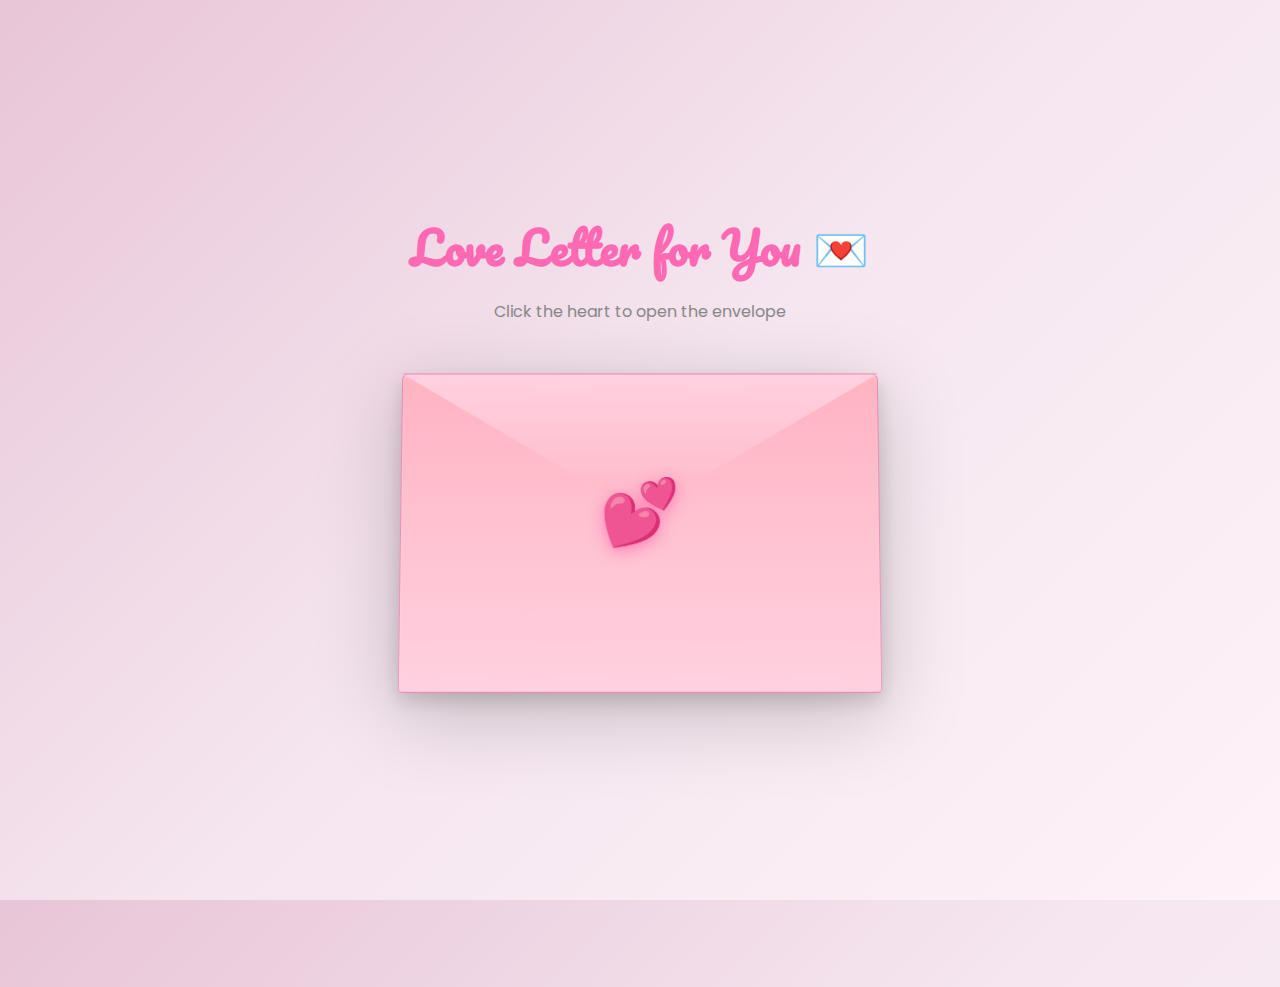
<file: envelope.html>
<!DOCTYPE html>
<html lang="id">
<head>
<meta charset="UTF-8">
<meta name="viewport" content="width=device-width, initial-scale=1.0">
<title>Love Letter</title>
<link href="https://fonts.googleapis.com/css2?family=Poppins:wght@300;400;600;700&family=Pacifico&display=swap" rel="stylesheet">
<style>
* { margin: 0; padding: 0; box-sizing: border-box; }
body { margin: 0; padding: 0; font-family: 'Poppins', sans-serif; height: 100vh; display: flex; align-items: center; justify-content: center; background: linear-gradient(135deg, #e8c5d8 0%, #f5e6ef 50%, #fef3f8 100%); overflow: hidden; }
.container { text-align: center; z-index: 10; padding: 40px 20px; max-width: 700px; width: 100%; }
.title { font-family: 'Pacifico', cursive; font-size: 2.8rem; color: #ff69b4; margin-bottom: 0.8rem; }
.instruction { color: #888; font-size: 1rem; margin-bottom: 3rem; font-weight: 400; }
.envelope-wrapper { position: relative; width: 480px; height: 320px; margin: 0 auto; perspective: 1500px; filter: drop-shadow(0 20px 40px rgba(0, 0, 0, 0.2)); }
.envelope { position: relative; width: 100%; height: 100%; transform-style: preserve-3d; transition: transform 1s ease; transform: rotateX(5deg); }
.envelope.opened { transform: rotateX(-3deg) scale(1.01); }
.envelope-body { position: absolute; width: 100%; height: 100%; background: linear-gradient(180deg, #ffb3c1 0%, #ffc2d1 50%, #ffd1e0 100%); border-radius: 6px 6px 4px 4px; border: 1px solid rgba(199, 21, 133, 0.3); box-shadow: 0 8px 20px rgba(0, 0, 0, 0.15), inset 0 1px 2px rgba(255, 255, 255, 0.4); }
.envelope-flap { position: absolute; width: 100%; height: 52%; top: 0; left: 0; background: linear-gradient(to bottom, #ffd1e0 0%, #ffc2d1 50%, #ffb3c1 100%); clip-path: polygon(0 0, 100% 0, 50% 85%); transform-origin: top center; transition: transform 1.2s cubic-bezier(0.4, 0, 0.2, 1); border-radius: 4px 4px 0 0; border: 1px solid rgba(199, 21, 133, 0.3); border-bottom: none; box-shadow: 0 4px 15px rgba(0, 0, 0, 0.15); transform: translateZ(3px) rotateX(0deg); z-index: 1; }
.envelope.opened .envelope-flap { transform: translateZ(5px) rotateX(-175deg); }
.heart-seal { position: absolute; top: 44%; left: 50%; transform: translate(-50%, -50%) translateZ(15px); font-size: 4rem; z-index: 20; transition: all 1s ease; filter: drop-shadow(0 4px 8px rgba(255, 20, 147, 0.4)); cursor: pointer; }
.heart-seal:hover { transform: translate(-50%, -50%) translateZ(15px) scale(1.1); filter: drop-shadow(0 6px 12px rgba(255, 20, 147, 0.6)); }
.envelope.opened .heart-seal { opacity: 0; transform: translate(-50%, -300%) scale(0.1); }
.letter { position: absolute; width: 82%; height: auto; top: 58%; left: 9%; background: #ffffff; border-radius: 3px; padding: 30px 28px; box-shadow: 0 5px 15px rgba(0, 0, 0, 0.15); border: 1px solid rgba(0, 0, 0, 0.08); transform: translateY(0%) translateZ(0px) scale(0.9); opacity: 0; transition: all 1s ease; z-index: 6; display: flex; flex-direction: column; align-items: center; justify-content: center; }
.letter::after { content: "\1F48C"; position: absolute; top: 15px; right: 20px; font-size: 2rem; opacity: 0.1; }
.envelope.opened .letter { transform: translateY(-75%) translateZ(10px) scale(1); opacity: 1; transition-delay: 0.5s; }
.letter-content { text-align: center; position: relative; z-index: 1; width: 100%; opacity: 0; transform: translateY(20px); transition: all 0.8s ease; }
.envelope.opened .letter-content { opacity: 1; transform: translateY(0); transition-delay: 0.9s; }
.letter-title { font-family: 'Pacifico', cursive; font-size: 2.2rem; color: #ff69b4; margin-bottom: 1.2rem; }
.letter-message { color: #666; font-size: 1.05rem; line-height: 1.7; margin: 1.5rem 0; font-weight: 400; }
.click-text { font-size: 1.15rem; color: #ff1493; font-weight: 600; cursor: pointer; transition: all 0.25s ease; display: inline-block; padding: 6px 14px; border-radius: 8px; background: rgba(255, 105, 180, 0.08); }
.click-text:hover { transform: scale(1.08); background: rgba(255, 105, 180, 0.15); }
.letter-hearts { font-size: 2.5rem; margin: 2rem 0 1.5rem; }
.letter-hearts span { display: inline-block; margin: 0 6px; }
.next-btn { margin-top: 2rem; padding: 12px 35px; font-size: 1.1rem; font-weight: 600; color: white; background: linear-gradient(135deg, #ff69b4 0%, #ff85c0 100%); border: none; border-radius: 25px; cursor: pointer; transition: all 0.3s ease; box-shadow: 0 4px 12px rgba(255, 105, 180, 0.3); }
.next-btn:hover { transform: translateY(-2px); box-shadow: 0 6px 18px rgba(255, 105, 180, 0.4); }
@media (max-width: 768px) { .title { font-size: 2.2rem; } .envelope-wrapper { width: 90%; max-width: 400px; height: 280px; } .heart-seal { font-size: 3.5rem; } .pull-string { height: 150px; } .letter-title { font-size: 2rem; } .letter-message { font-size: 1rem; } .next-btn { padding: 14px 40px; font-size: 1rem; } }
@media (max-width: 480px) { .envelope-wrapper { max-width: 320px; height: 230px; } .title { font-size: 1.8rem; } .heart-seal { font-size: 3rem; } .letter-title { font-size: 1.6rem; } .letter-message { font-size: 0.9rem; } .next-btn { padding: 12px 35px; font-size: 0.95rem; } }
</style>
</head>
<body>
<div class="container">
<h1 class="title">Love Letter for You 💌</h1>
<p class="instruction">Click the heart to open the envelope</p>
<div class="envelope-wrapper">
<div class="envelope" id="envelope">
<div class="envelope-flap"></div>
<div class="heart-seal">💕</div>
<div class="envelope-body"></div>
<div class="letter">
<div class="letter-content">
<h2 class="letter-title">Secret Letter 💕</h2>
<div class="letter-message">Want to know what's inside?<br><br><span class="click-text" id="clickText">Click Here 👆</span></div>
<div class="letter-hearts">
<span>💖</span><span>💗</span><span>💕</span><span>💝</span><span>❤️</span>
</div>
<button class="next-btn" id="nextBtn">Next ➜</button>
</div>
</div>
</div>
</div>
</div>
<script>
const pullString = document.getElementById('pullString');
const envelope = document.getElementById('envelope');
const heartSeal = document.querySelector('.heart-seal');
const nextBtn = document.getElementById('nextBtn');
const clickText = document.getElementById('clickText');
heartSeal.addEventListener('click', openEnvelope);
function openEnvelope() { envelope.classList.add('opened'); }
function navigateToQuotes() { document.body.style.opacity = '0'; document.body.style.transition = 'opacity 0.6s ease'; setTimeout(() => { window.location.href = 'quotes-dynamic.html'; }, 600); }
nextBtn.addEventListener('click', navigateToQuotes);
if (clickText) { clickText.addEventListener('click', navigateToQuotes); }
</script>
</body>
</html>
</file>
